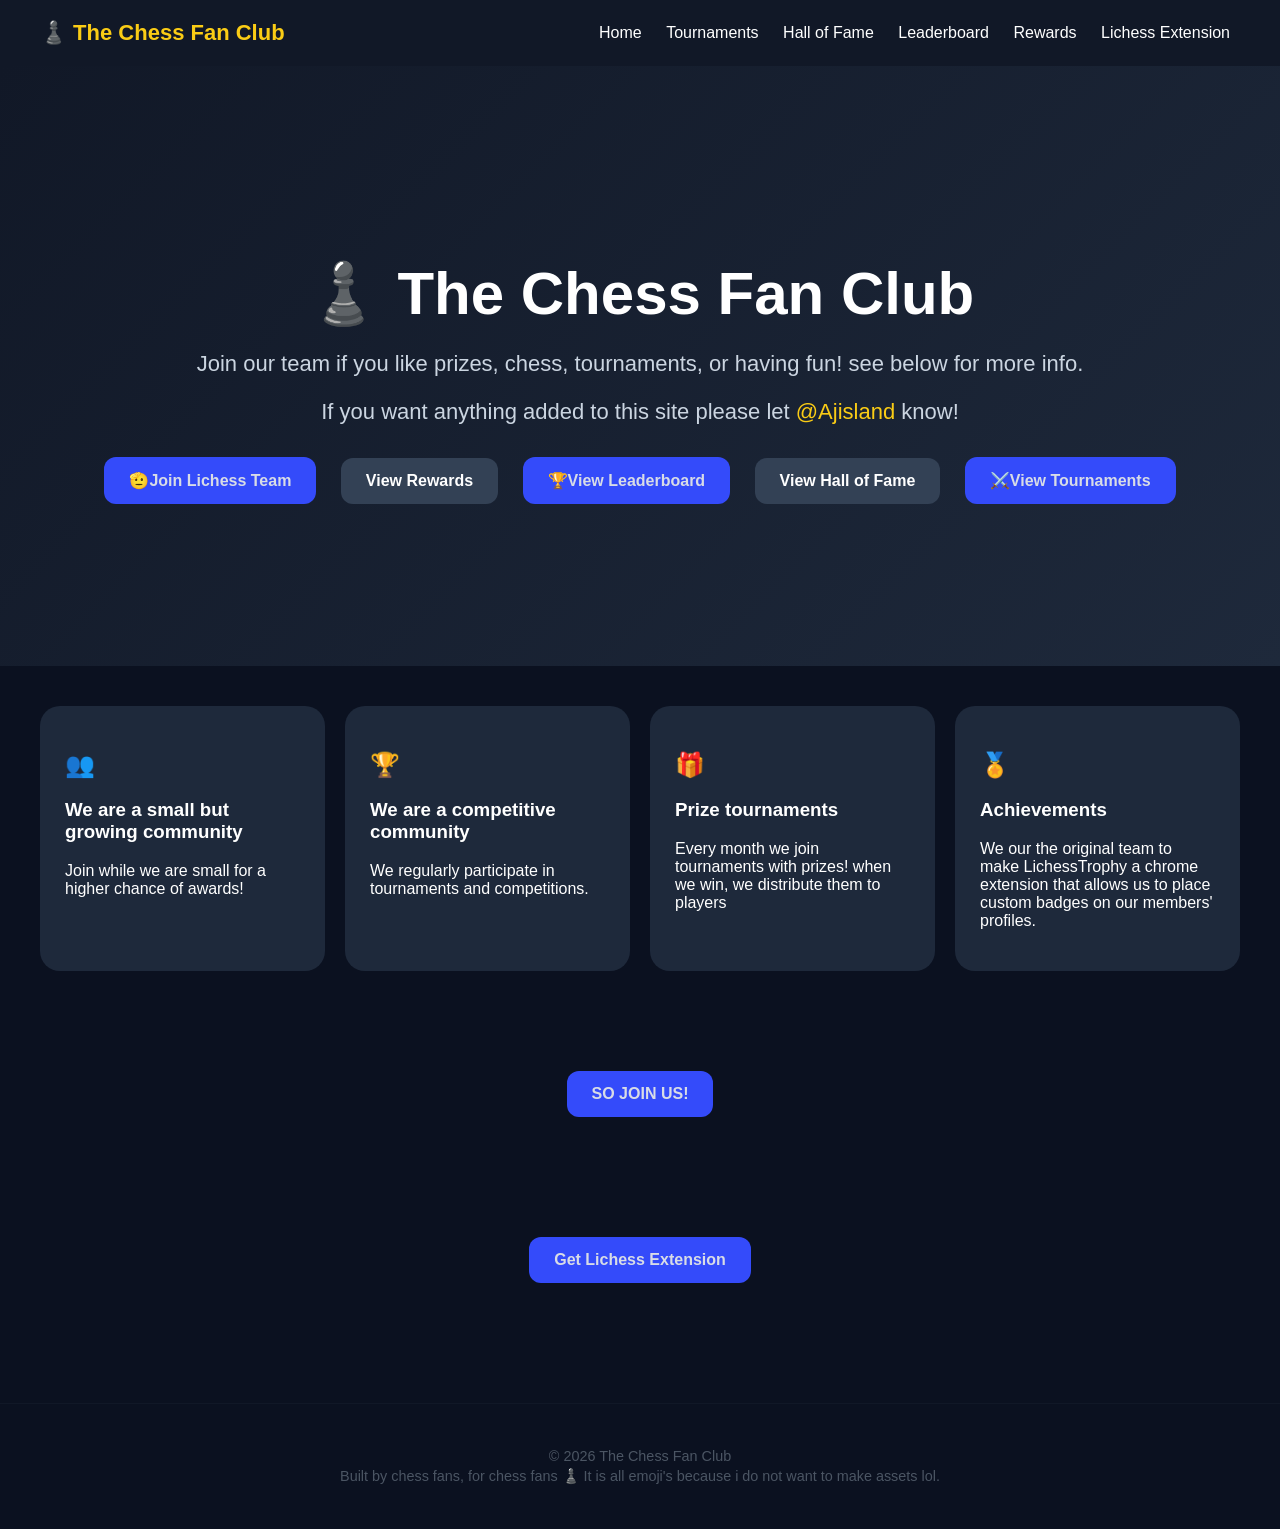
<file: index.html>
<!DOCTYPE html>
<html lang="en">
<head>
  <meta charset="UTF-8">
  <meta name="viewport" content="width=device-width, initial-scale=1.0">
  <title>The Chess Fan Club</title>
  <link rel="stylesheet" href="css/style.css">
  <link rel="icon" href="data:image/svg+xml,<svg xmlns=%22http://www.w3.org/2000/svg%22 viewBox=%220 0 100 100%22><text y=%22.9em%22 font-size=%2290%22>⚔️</text></svg>">

    <meta http-equiv="Cache-Control" content="no-store, no-cache, must-revalidate, max-age=0">
  <meta http-equiv="Pragma" content="no-cache">
  <meta http-equiv="Expires" content="0">

  <script>
    window.addEventListener("pageshow", function (event) {
      if (event.persisted) {
        window.location.reload();
      }
    });
  </script>

</head>
<body>
  <site-nav></site-nav>

  <header class="hero">
    <div class="hero-content">
      <h1>♟️ The Chess Fan Club</h1>
      <p>Join our team if you like prizes, chess, tournaments, or having fun! see below for more info.</p>
      <p>If you want anything added to this site please let <a href="https://lichess.org/@/Ajisland" style="color: #facc15; text-decoration: none;">@Ajisland</a> know!</p>
      <div class="buttons">
        <a class="button" href="https://lichess.org/team/the-chess-fan-club">🫡Join Lichess Team</a>
        <a class="button secondary" href="rewards.html">View Rewards</a>
        <a class="button" href="leaderboard.html">🏆View Leaderboard</a>
        <a class="button secondary" href="hall-of-fame.html">View Hall of Fame</a>
        <a class="button"  href="tournaments.html">⚔️View Tournaments</a>
         
      </div>
    </div>
  </header>

  <section class="stats">
    <div class="stat-card">
      <h2>👥</h2>
      <h3>We are a small but growing community</h3>
      <p>Join while we are small for a higher chance of awards!</p>
    </div>
    <div class="stat-card">
      <h2>🏆</h2>
      <h3>We are a competitive community</h3>
      <p>We regularly participate in tournaments and competitions.</p>
    </div>
    <div class="stat-card">
      <h2>🎁</h2>
      <h3>Prize tournaments</h3>
      <p>Every month we join tournaments with prizes! when we win, we distribute them to players</p>
    </div>
    <div class="stat-card">
      <h2>🏅</h2>
      <h3>Achievements</h3>
      <p>We our the original team to make LichessTrophy a chrome extension that allows us to place custom badges on our members' profiles.</p>
    </div>
  </section>



  <section class="section" style="text-align: center;">
    <a class="button" href="https://lichess.org/team/the-chess-fan-club">SO JOIN US!</a>
  </section>

  <section class="section" style="text-align: center;">
    <a class="button" href="LichessExtension.html">Get Lichess Extension</a>
  </section>

  <footer>
    <p>© 2026 The Chess Fan Club</p>
    <p>Built by chess fans, for chess fans ♟️    It is all emoji's because i do not want to make assets lol.</p>
  </footer>

  <script src="js/script.js"></script>
</body>
</html>
</file>
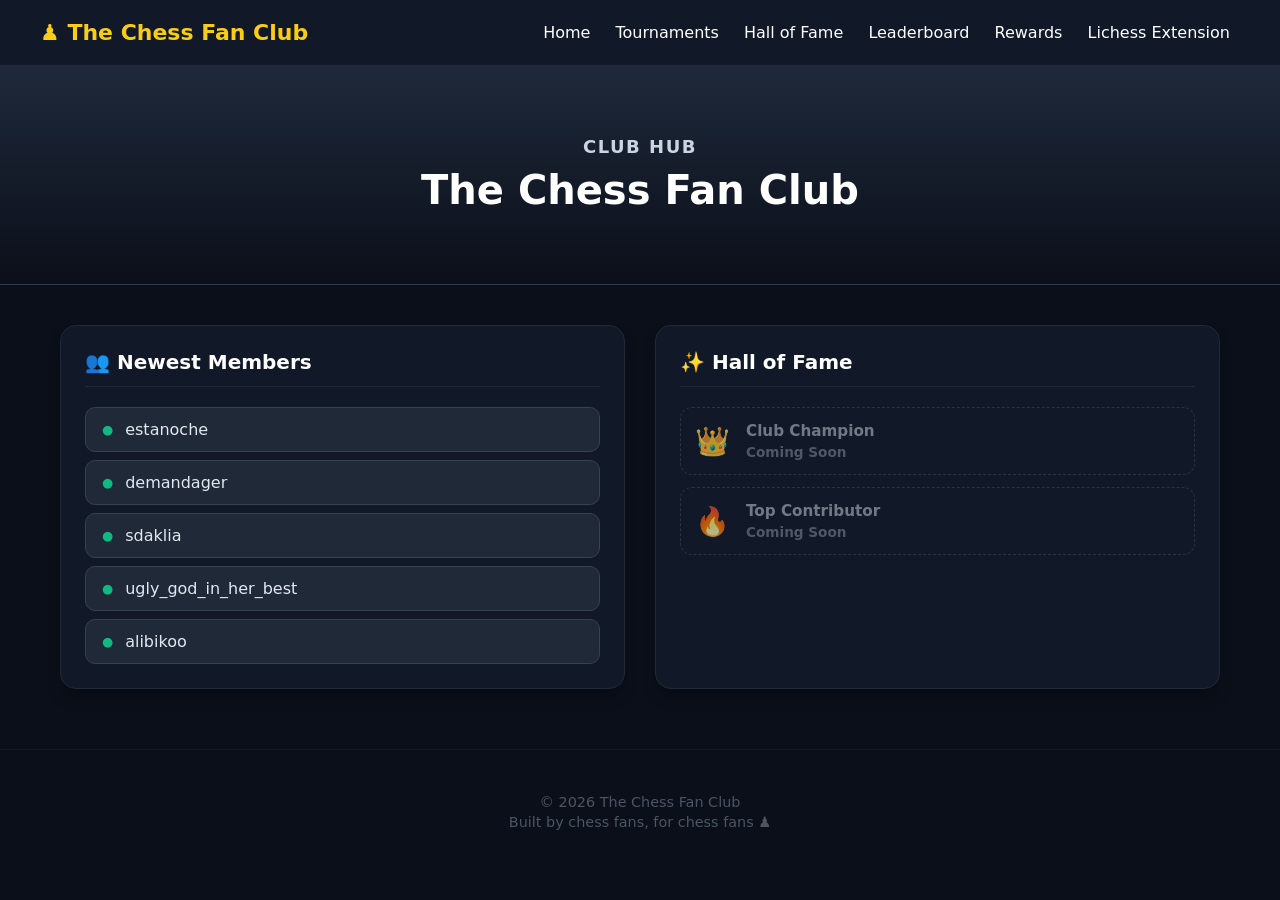
<file: hall-of-fame.html>
<!DOCTYPE html>
<html lang="en">
<head>
  <meta charset="UTF-8">
  <meta name="viewport" content="width=device-width, initial-scale=1.0">
  <title>The Chess Fan Club - Dashboard</title>
  <!-- Link to your separate dark mode stylesheet -->
  <link rel="stylesheet" href="css/style.css">
  <link rel="icon" href="data:image/svg+xml,<svg xmlns=%22http://www.w3.org/2000/svg%22 viewBox=%220 0 100 100%22><text y=%22.9em%22 font-size=%2290%22>⚔️</text></svg>">

    <meta http-equiv="Cache-Control" content="no-store, no-cache, must-revalidate, max-age=0">
  <meta http-equiv="Pragma" content="no-cache">
  <meta http-equiv="Expires" content="0">

  <script>
    window.addEventListener("pageshow", function (event) {
      if (event.persisted) {
        window.location.reload();
      }
    });
  </script>
  
</head>
<body class="dark-theme">
  <!-- Reusable navigation element loaded from site-nav.js -->
  <site-nav></site-nav>

  <header class="page-header">
    <div class="page-header-content">
      <p class="eyebrow">Club Hub</p>
      <h1>The Chess Fan Club</h1>
    </div>
  </header>

  <!-- Optimized Precise Dashboard Layout Container -->
  <main class="dashboard-grid">
    
    <!-- Left Section: Recent Joiners Roster -->
    <section class="dashboard-section joiners-section">
      <h2>👥 Newest Members</h2>
      <div id="joiners-list" class="joiners-list">
        <div class="loading-state">Loading roster...</div>
      </div>
    </section>

    <!-- Right Section: Hall of Fame Section (Reserved Placeholder) -->
    <section class="dashboard-section hall-of-fame-section">
      <h2>✨ Hall of Fame</h2>
      <div class="fame-container">
        <div class="fame-placeholder-card">
          <span class="fame-medal">👑</span>
          <div class="fame-meta">
            <h4>Club Champion</h4>
            <p>Coming Soon</p>
          </div>
        </div>
        <div class="fame-placeholder-card">
          <span class="fame-medal">🔥</span>
          <div class="fame-meta">
            <h4>Top Contributor</h4>
            <p>Coming Soon</p>
          </div>
        </div>
      </div>
    </section>

  </main>

  <footer>
    <p>© 2026 The Chess Fan Club</p>
    <p>Built by chess fans, for chess fans ♟️</p>
  </footer>

  <!-- Include your separate scripts at the bottom -->
  <script src="js/sync/SyncHallOfFame.js"></script>
  <script src="js/script.js"></script>
</body>
</html>
</file>
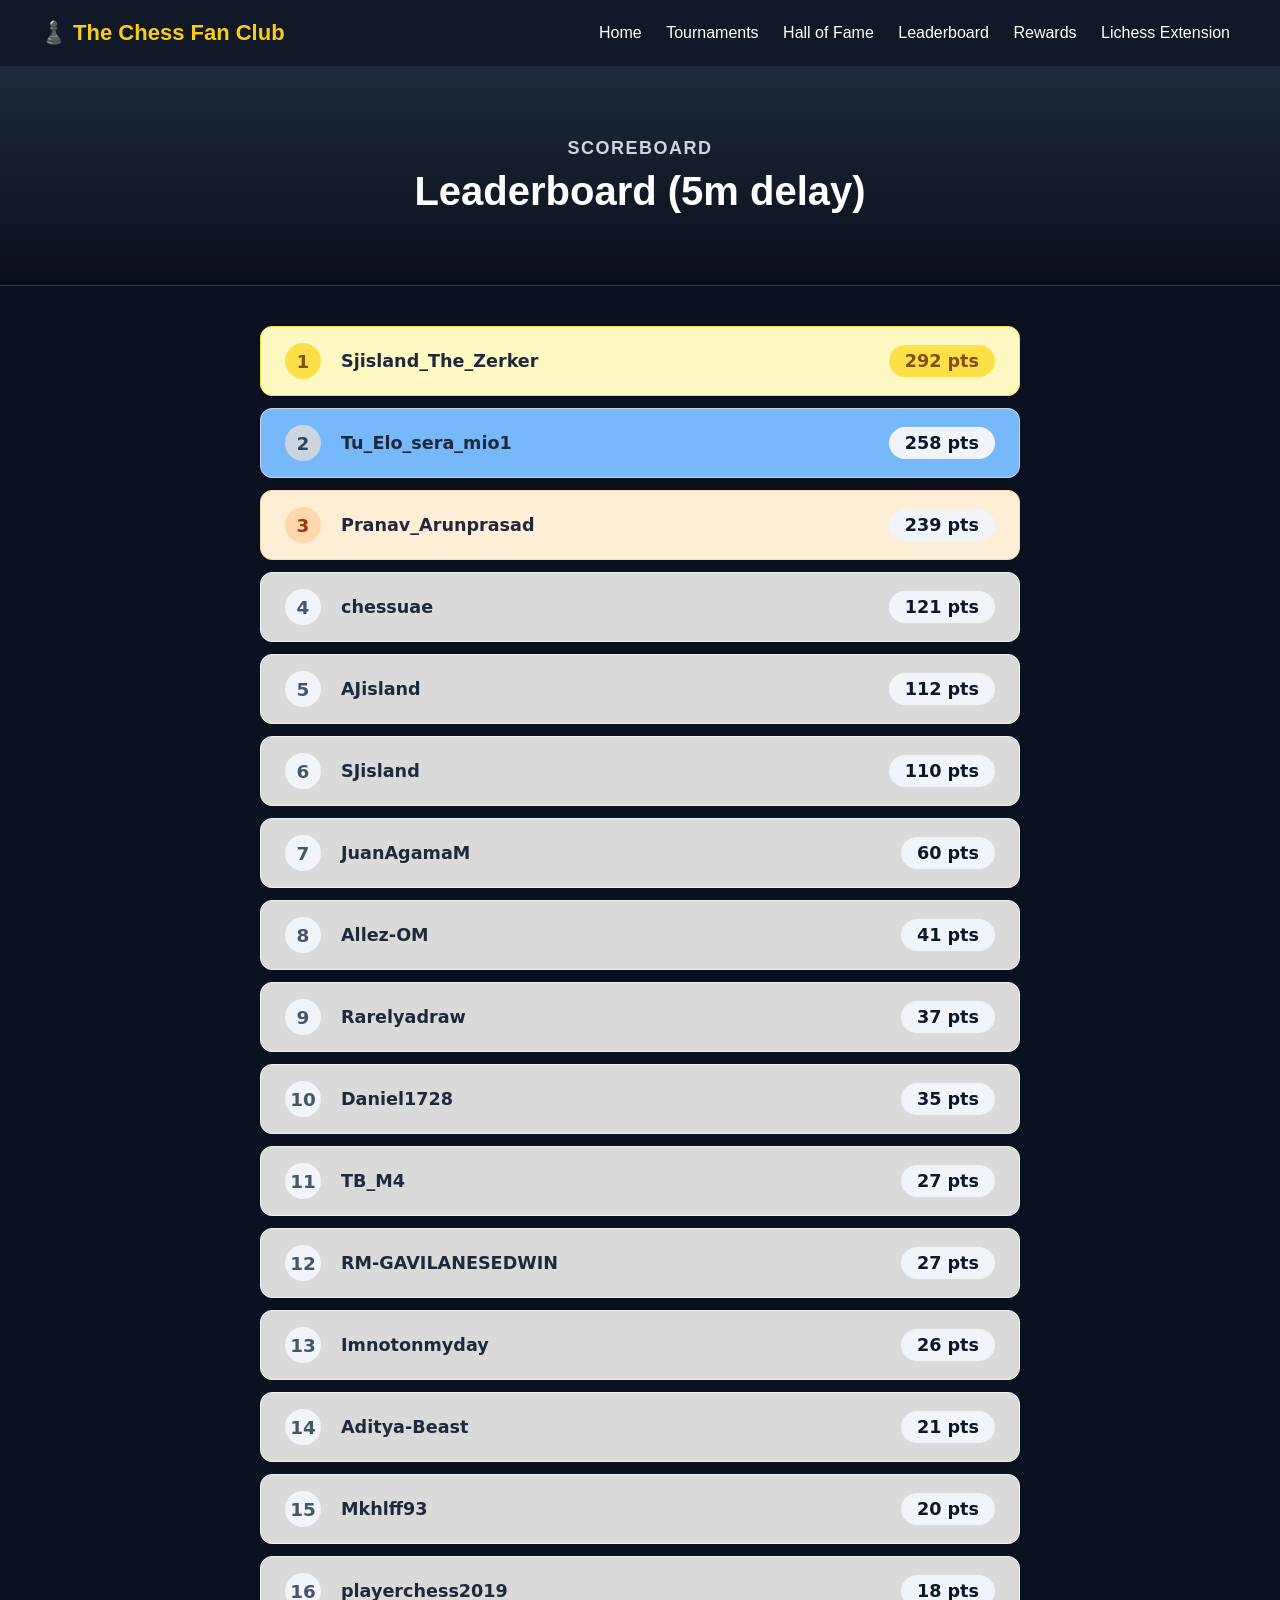
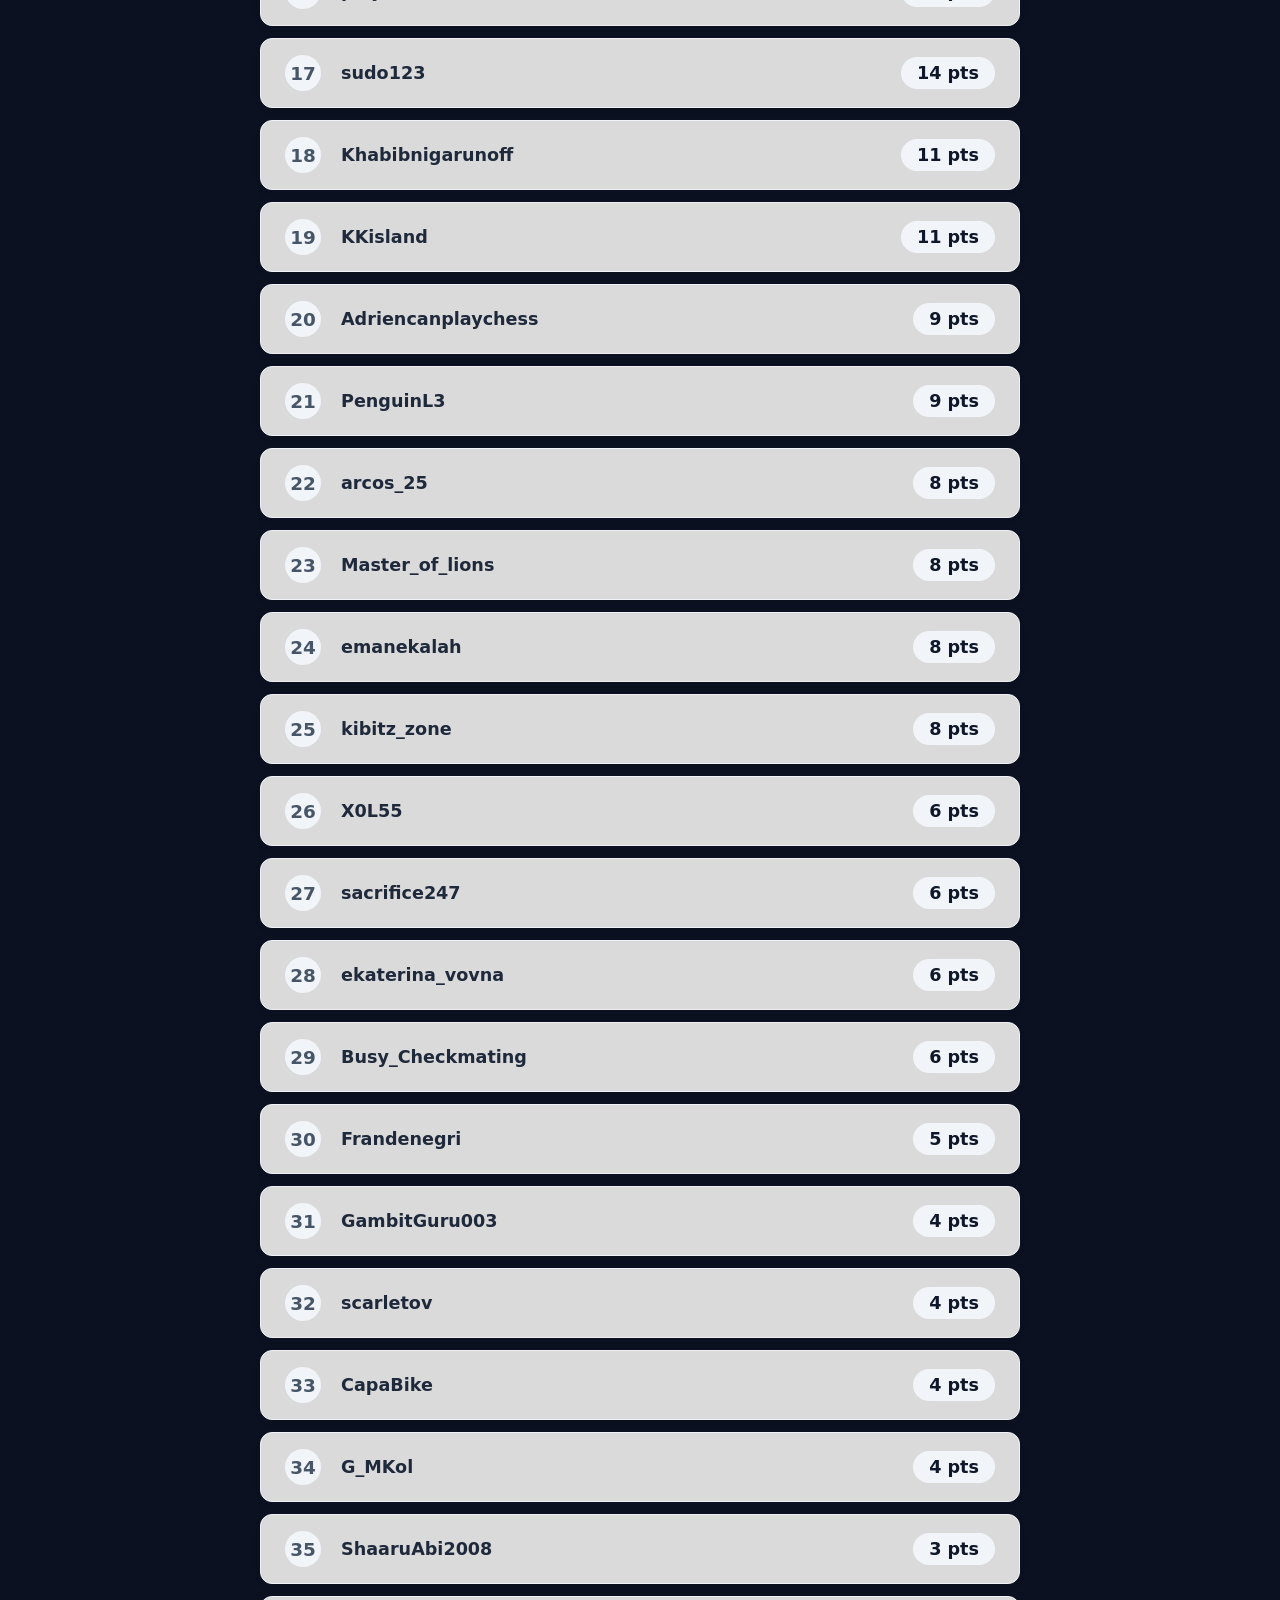
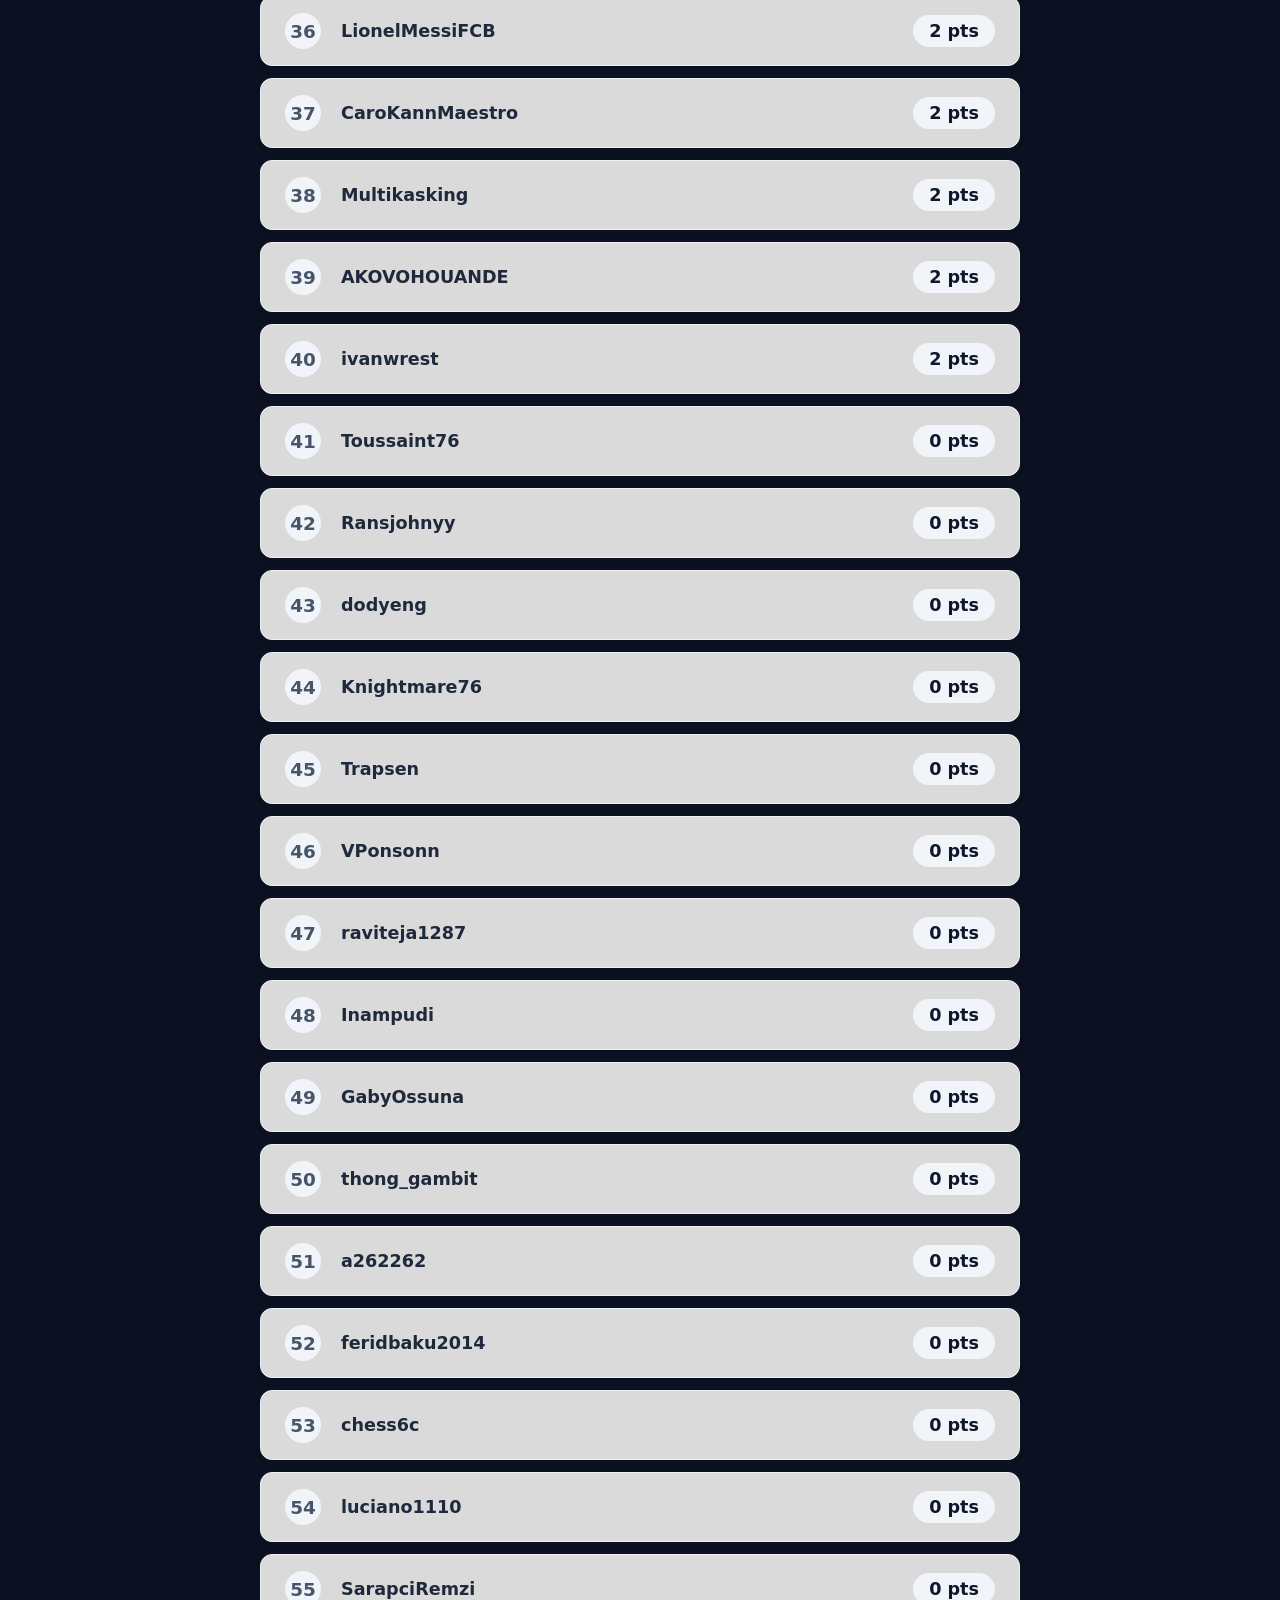
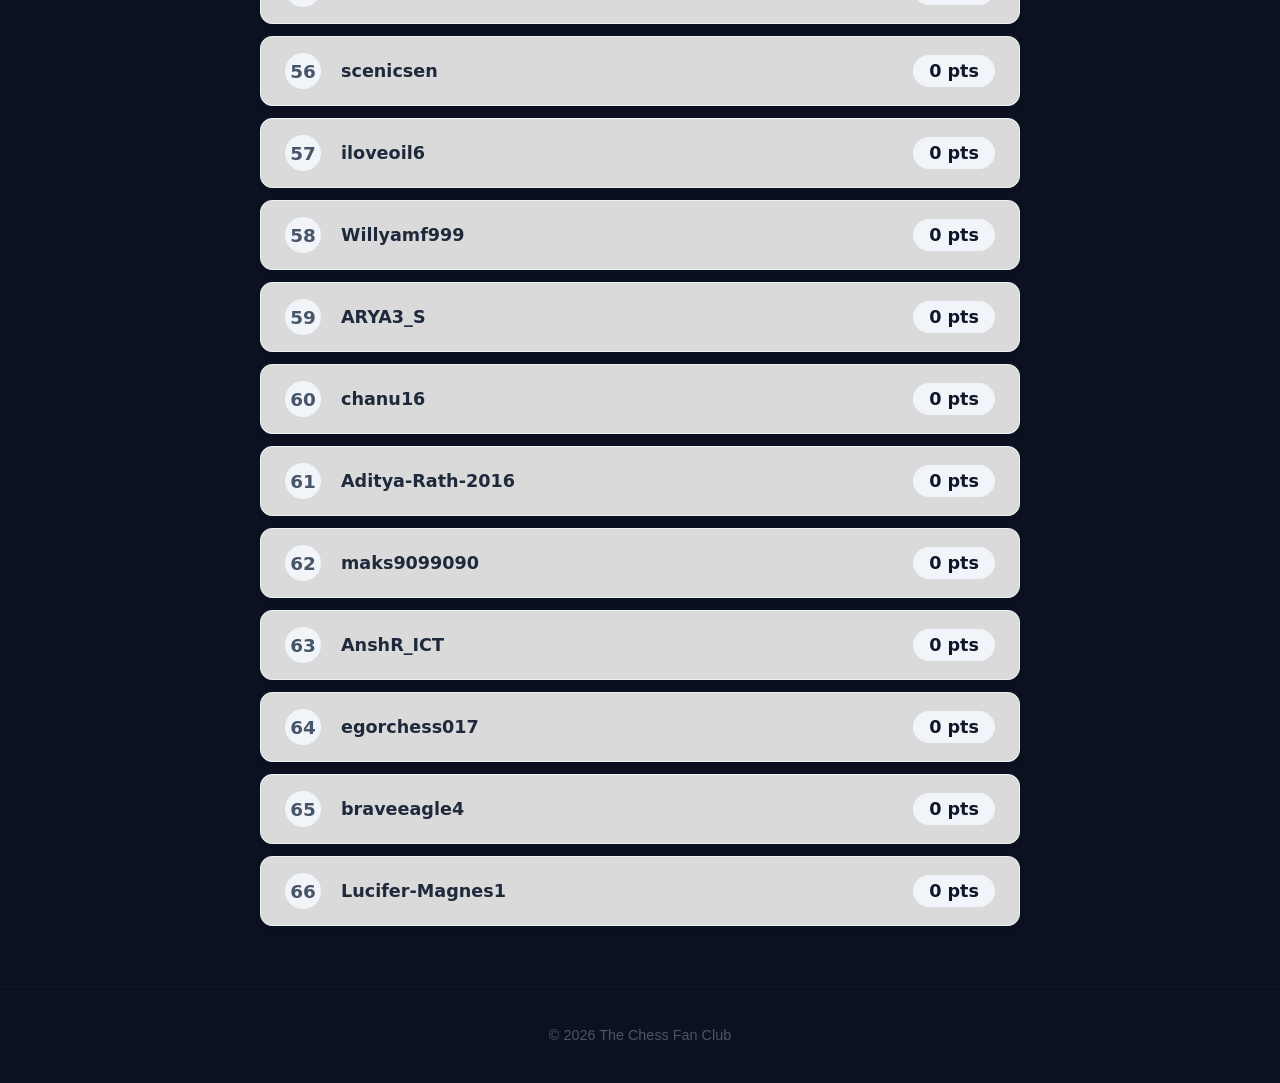
<file: leaderboard.html>
<!DOCTYPE html>
<html lang="en">
<head>
  <meta charset="UTF-8">
  <meta name="viewport" content="width=device-width, initial-scale=1.0">
  <title>Leaderboard</title>
  <link rel="stylesheet" href="css/style.css">
  <link rel="icon" href="data:image/svg+xml,<svg xmlns=%22http://www.w3.org/2000/svg%22 viewBox=%220 0 100 100%22><text y=%22.9em%22 font-size=%2290%22>⚔️</text></svg>">

    <meta http-equiv="Cache-Control" content="no-store, no-cache, must-revalidate, max-age=0">
  <meta http-equiv="Pragma" content="no-cache">
  <meta http-equiv="Expires" content="0">

  <script>
    window.addEventListener("pageshow", function (event) {
      if (event.persisted) {
        window.location.reload();
      }
    });
  </script>

  
</head>
<body>
  <site-nav></site-nav>


  <header class="page-header">
    <div class="page-header-content">
      <p class="eyebrow">Scoreboard</p>
      <h1>Leaderboard (5m delay)</h1>
    </div>
  </header>

  <!-- Main Container for Leaderboard Tiles -->
  <main class="leaderboard-container">
    <div id="leaderboard-tiles" class="leaderboard-tiles">
      <div class="loading-state">Loading tournament scores...</div>
    </div>
  </main>

  <footer>© 2026 The Chess Fan Club</footer>

  <script src="js/script.js"></script>
  <script src="js/sync/SyncLeaderboard.js"></script>

</body>
</html>
</file>
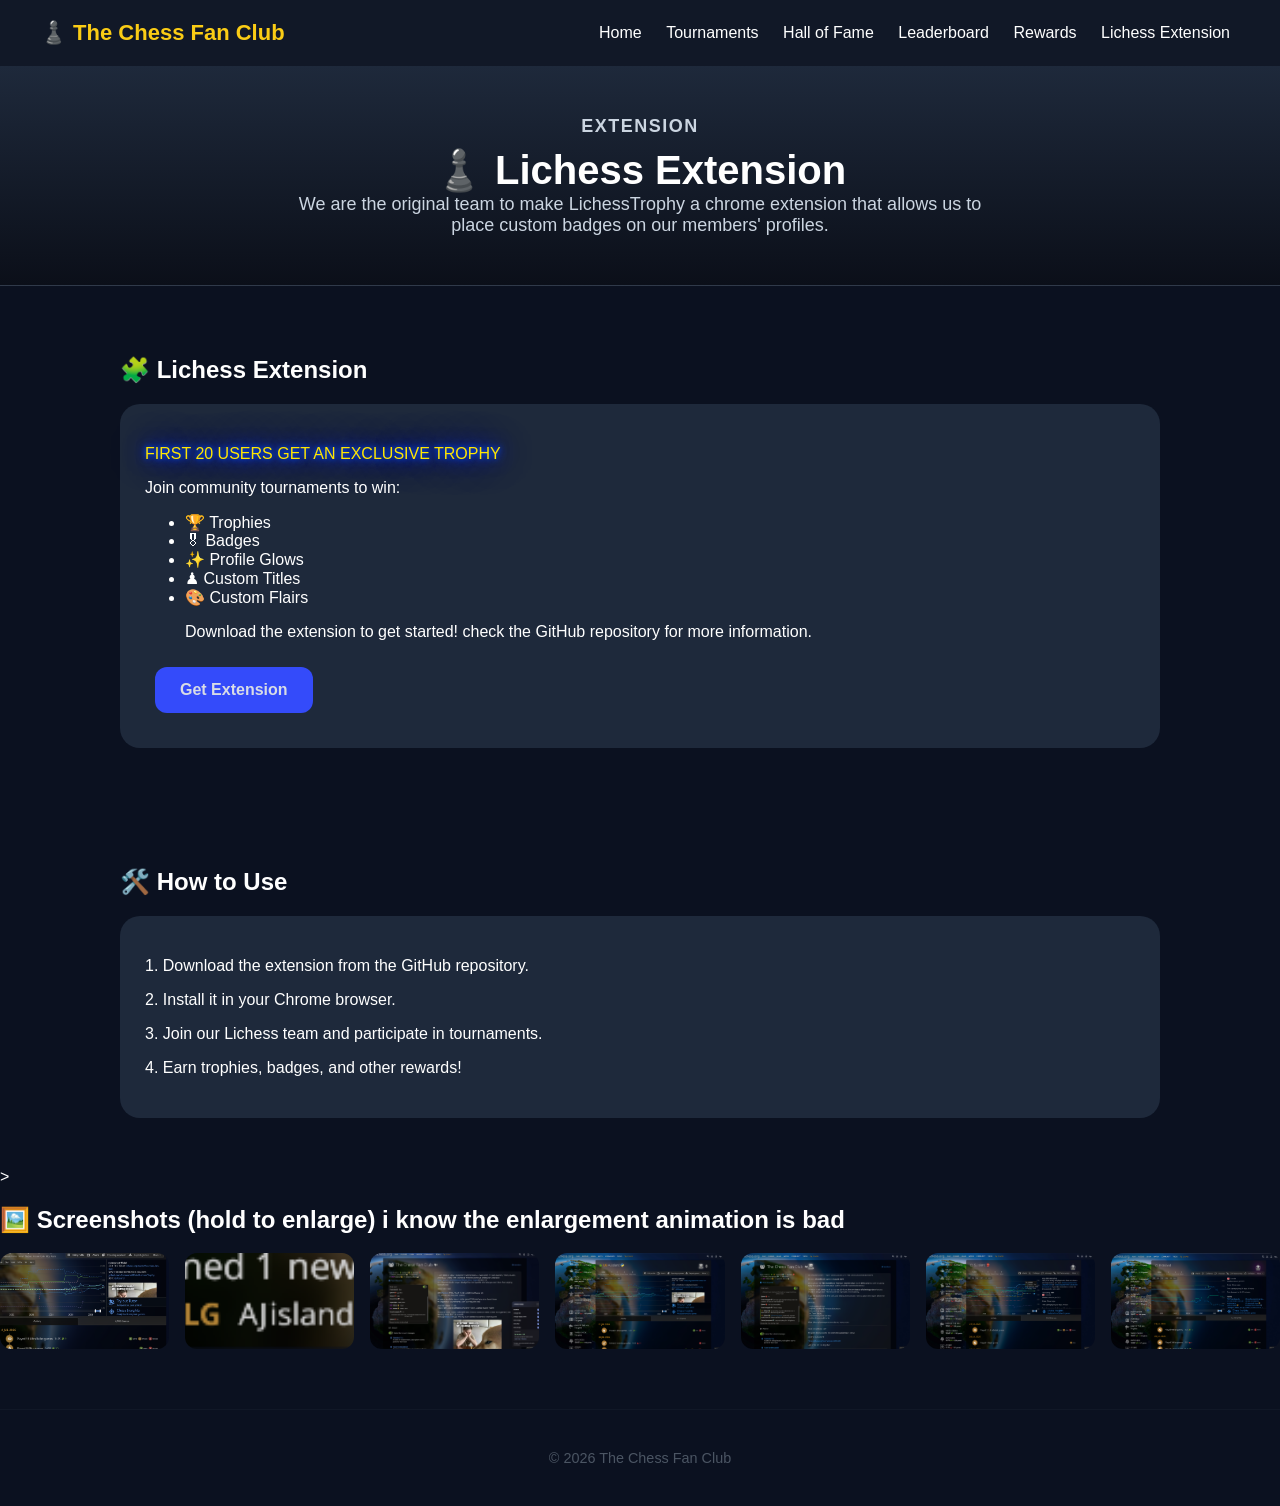
<file: lichess-extension.html>
<!DOCTYPE html>
<html lang="en">
<head>
  <meta charset="UTF-8">
  <meta name="viewport" content="width=device-width, initial-scale=1.0">
  <title>Lichess Extension</title>
  <link rel="stylesheet" href="css/style.css">
  <link rel="icon" href="data:image/svg+xml,<svg xmlns=%22http://www.w3.org/2000/svg%22 viewBox=%220 0 100 100%22><text y=%22.9em%22 font-size=%2290%22>⚔️</text></svg>">

    <meta http-equiv="Cache-Control" content="no-store, no-cache, must-revalidate, max-age=0">
  <meta http-equiv="Pragma" content="no-cache">
  <meta http-equiv="Expires" content="0">

  <script>
    window.addEventListener("pageshow", function (event) {
      if (event.persisted) {
        window.location.reload();
      }
    });
  </script>

  
</head>
<body>
  <site-nav></site-nav>

    <header class="page-header">
        <div class="page-header-content">
        <p class="eyebrow">Extension</p>
        <h1>♟️ Lichess Extension</h1>
        <p>We are the original team to make LichessTrophy a chrome extension that allows us to place custom badges on our members' profiles.</p>
        </div>
    </header>

    <section class="section">
    <h2>🧩 Lichess Extension</h2>
    <div class="card">

        <p style="color: #ffe600; text-shadow: 0 0 5px #0048ff, 0 0 10px #0048ff, 0 0 20px #002aff, 0 0 40px #000dff;">FIRST 20 USERS GET AN EXCLUSIVE TROPHY</p>

      <p>Join community tournaments to win:</p>
      <ul>
        <li>🏆 Trophies</li>
        <li>🎖 Badges</li>
        <li>✨ Profile Glows</li>
        <li>♟ Custom Titles</li>
        <li>🎨 Custom Flairs</li>
        
        <p>Download the extension to get started! check the GitHub repository for more information.</p>

      </ul>
      <a class="button" href="https://github.com/SomeoneOfficial/LichessTrophy">Get Extension</a>
    </div>
  </section>

  <section class="section">
    <h2>🛠️ How to Use</h2>
    <div class="card">
      <p>1. Download the extension from the GitHub repository.</p>
      <p>2. Install it in your Chrome browser.</p>
      <p>3. Join our Lichess team and participate in tournaments.</p>
      <p>4. Earn trophies, badges, and other rewards!</p>
    </div>
    </section>


>
        <h2>🖼️ Screenshots (hold to enlarge) i know the enlargement animation is bad</h2>
        <div class="images">
            <img src="Assets\LichessExtension\1.png" alt="Screenshot 1">
            <img src="Assets\LichessExtension\2.png" alt="Screenshot 2">
            <img src="Assets\LichessExtension\3.png" alt="Screenshot 3">
            <img src="Assets\LichessExtension\4.png" alt="Screenshot 4">
            <img src="Assets\LichessExtension\5.png" alt="Screenshot 5">
            <img src="Assets\LichessExtension\6.png" alt="Screenshot 6">
            <img src="Assets\LichessExtension\7.png" alt="Screenshot 7">
        </div>



  <footer>© 2026 The Chess Fan Club</footer>

  <script src="js/script.js"></script>
</body>
</html>
</file>
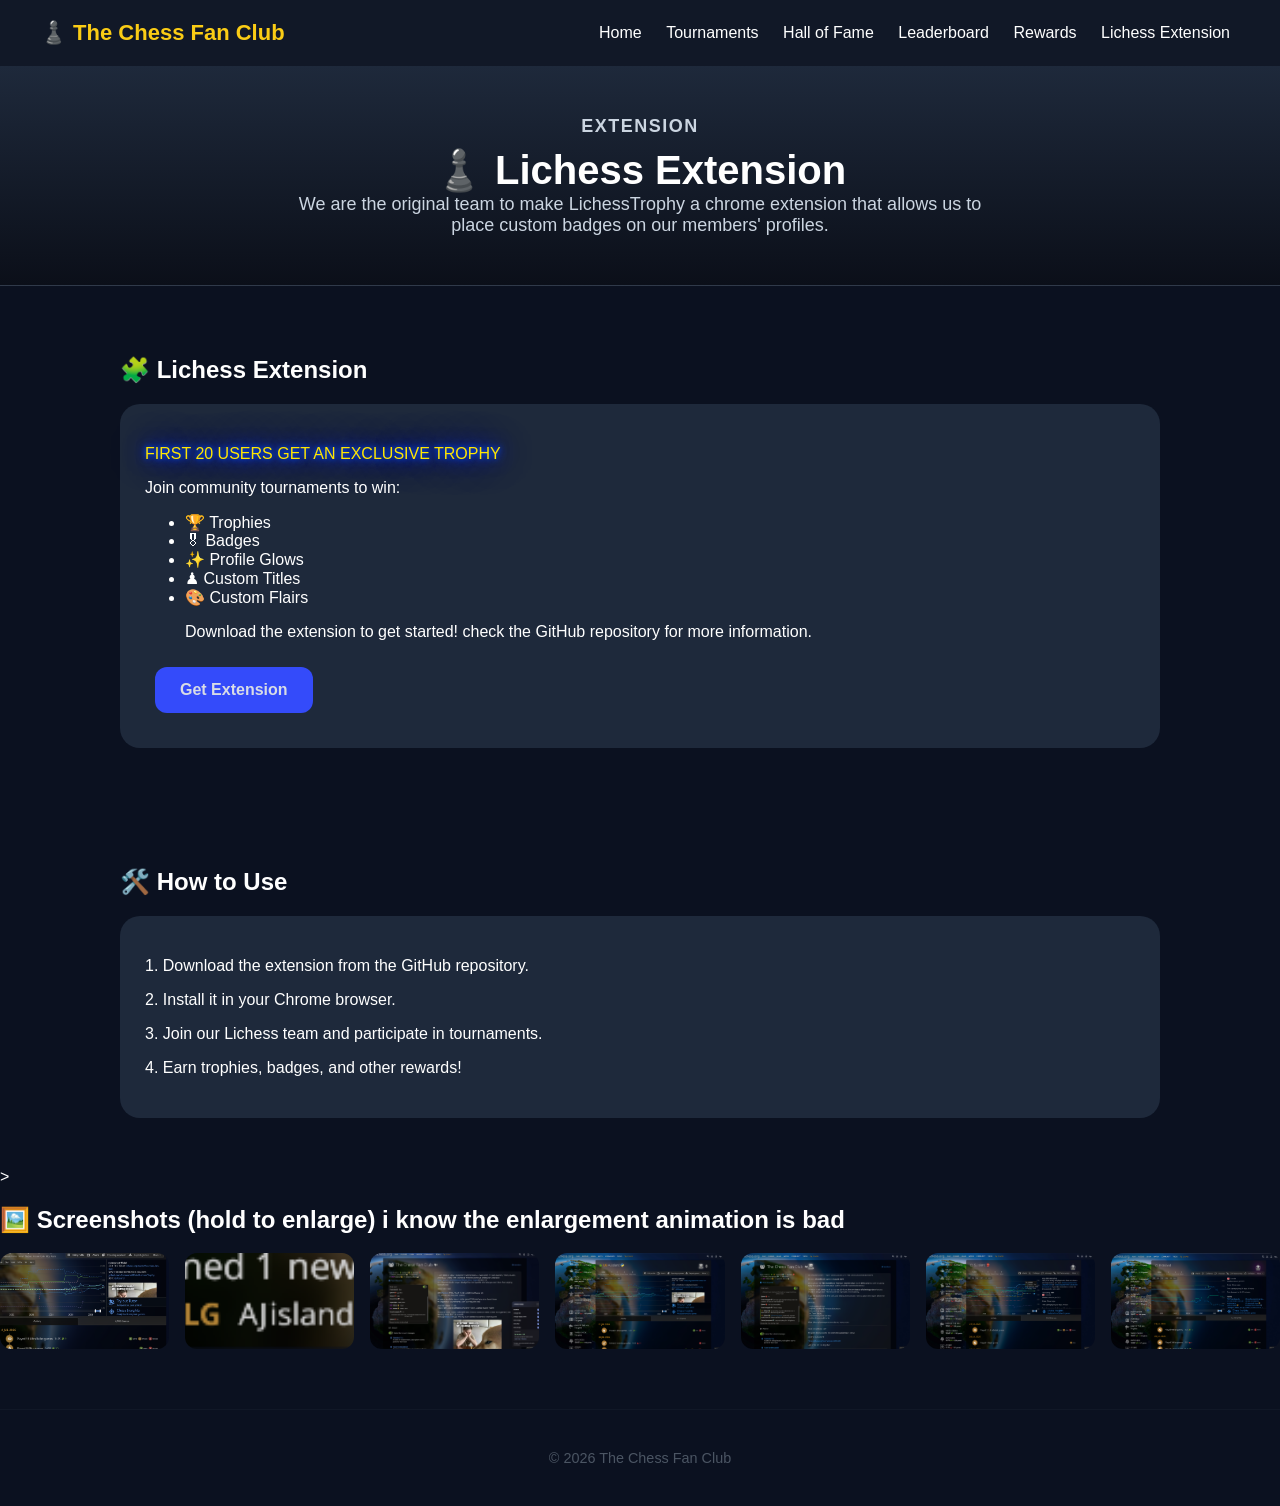
<file: LichessExtension.html>
<!DOCTYPE html>
<html lang="en">
<head>
  <meta charset="UTF-8">
  <meta name="viewport" content="width=device-width, initial-scale=1.0">
  <title>Lichess Extension</title>
  <link rel="stylesheet" href="css/style.css">
  <link rel="icon" href="data:image/svg+xml,<svg xmlns=%22http://www.w3.org/2000/svg%22 viewBox=%220 0 100 100%22><text y=%22.9em%22 font-size=%2290%22>⚔️</text></svg>">
</head>
<body>
  <site-nav></site-nav>

    <header class="page-header">
        <div class="page-header-content">
        <p class="eyebrow">Extension</p>
        <h1>♟️ Lichess Extension</h1>
        <p>We are the original team to make LichessTrophy a chrome extension that allows us to place custom badges on our members' profiles.</p>
        </div>
    </header>

    <section class="section">
    <h2>🧩 Lichess Extension</h2>
    <div class="card">

        <p style="color: #ffe600; text-shadow: 0 0 5px #0048ff, 0 0 10px #0048ff, 0 0 20px #002aff, 0 0 40px #000dff;">FIRST 20 USERS GET AN EXCLUSIVE TROPHY</p>

      <p>Join community tournaments to win:</p>
      <ul>
        <li>🏆 Trophies</li>
        <li>🎖 Badges</li>
        <li>✨ Profile Glows</li>
        <li>♟ Custom Titles</li>
        <li>🎨 Custom Flairs</li>
        
        <p>Download the extension to get started! check the GitHub repository for more information.</p>

      </ul>
      <a class="button" href="https://github.com/SomeoneOfficial/LichessTrophy">Get Extension</a>
    </div>
  </section>

  <section class="section">
    <h2>🛠️ How to Use</h2>
    <div class="card">
      <p>1. Download the extension from the GitHub repository.</p>
      <p>2. Install it in your Chrome browser.</p>
      <p>3. Join our Lichess team and participate in tournaments.</p>
      <p>4. Earn trophies, badges, and other rewards!</p>
    </div>
    </section>


>
        <h2>🖼️ Screenshots (hold to enlarge) i know the enlargement animation is bad</h2>
        <div class="images">
            <img src="Assets\LichessExtension\1.png" alt="Screenshot 1">
            <img src="Assets\LichessExtension\2.png" alt="Screenshot 2">
            <img src="Assets\LichessExtension\3.png" alt="Screenshot 3">
            <img src="Assets\LichessExtension\4.png" alt="Screenshot 4">
            <img src="Assets\LichessExtension\5.png" alt="Screenshot 5">
            <img src="Assets\LichessExtension\6.png" alt="Screenshot 6">
            <img src="Assets\LichessExtension\7.png" alt="Screenshot 7">
        </div>



  <footer>© 2026 The Chess Fan Club</footer>

  <script src="js/script.js"></script>
</body>
</html>
</file>
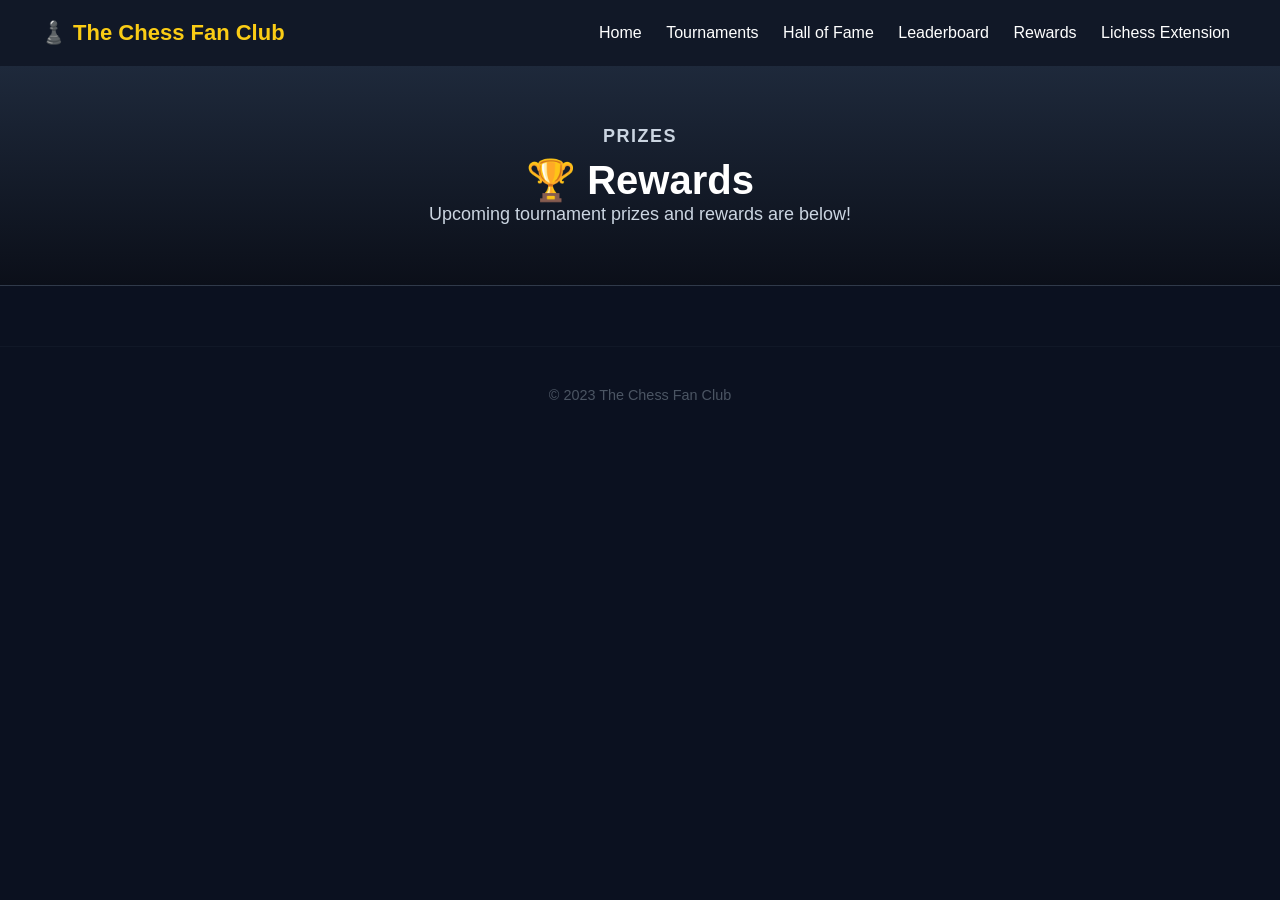
<file: rewards.html>
<!DOCTYPE html>
<html lang="en">
<head>
  <meta charset="UTF-8">
  <meta name="viewport" content="width=device-width, initial-scale=1.0">
  <title>Rewards</title>
  <link rel="stylesheet" href="css/style.css">
  <link rel="icon" href="data:image/svg+xml,<svg xmlns=%22http://www.w3.org/2000/svg%22 viewBox=%220 0 100 100%22><text y=%22.9em%22 font-size=%2290%22>⚔️</text></svg>">

    <meta http-equiv="Cache-Control" content="no-store, no-cache, must-revalidate, max-age=0">
  <meta http-equiv="Pragma" content="no-cache">
  <meta http-equiv="Expires" content="0">

  <script>
    window.addEventListener("pageshow", function (event) {
      if (event.persisted) {
        window.location.reload();
      }
    });
  </script>

  
</head>
<body>
  <site-nav></site-nav>

  <header class="page-header">
    <div class="page-header-content">
      <p class="eyebrow">Prizes</p>
      <h1>🏆 Rewards</h1>
      <p>Upcoming tournament prizes and rewards are below!</p>
    </div>
  </header>

 

  <footer>© 2023 The Chess Fan Club</footer>

  <script src="js/script.js"></script>
</body>
</html>
</file>
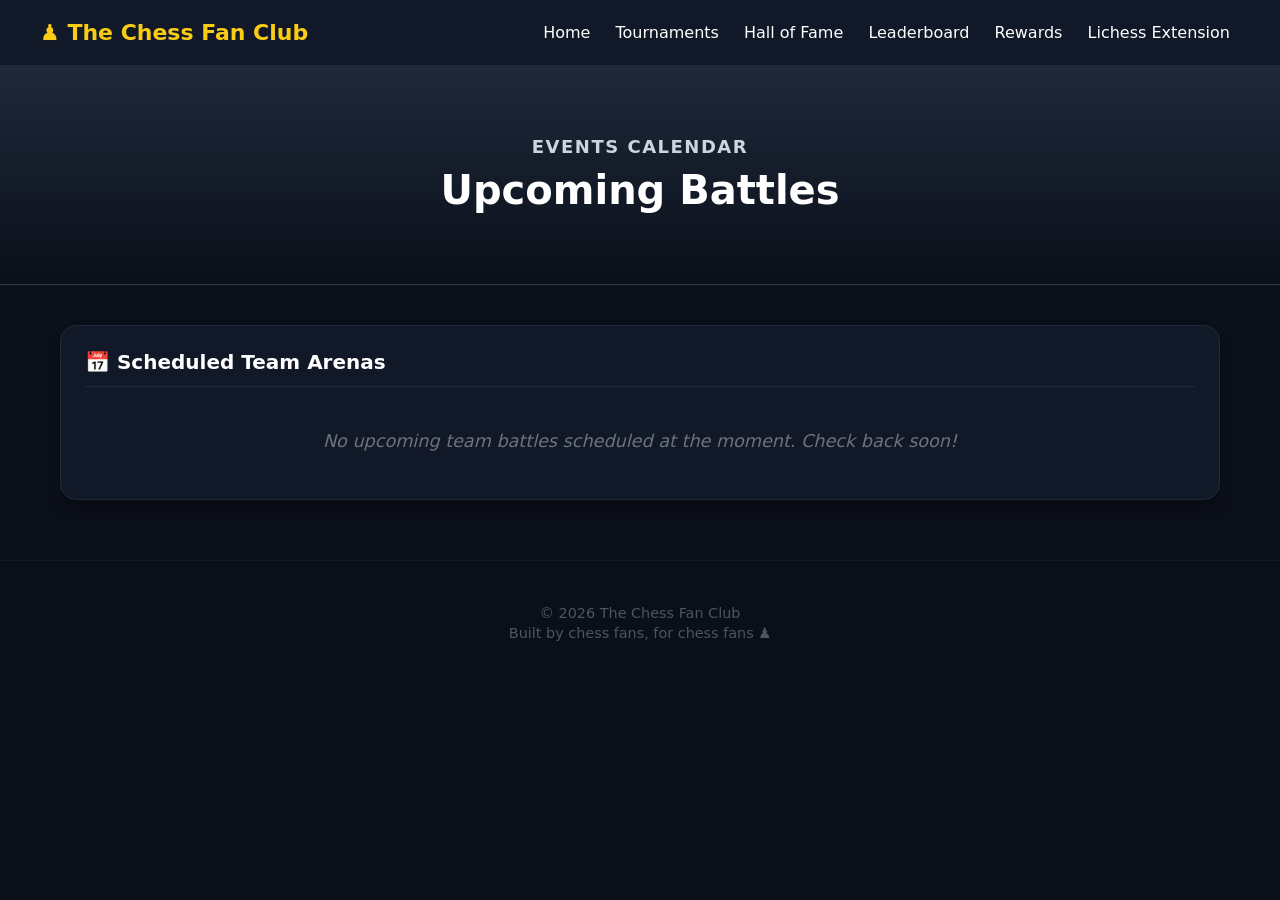
<file: tournaments.html>
<!DOCTYPE html>
<html lang="en">
<head>
  <meta charset="UTF-8">
  <meta name="viewport" content="width=device-width, initial-scale=1.0">
  <title>The Chess Fan Club - Upcoming Battles</title>
  <!-- Link to your existing dark mode stylesheet -->
  <link rel="stylesheet" href="css/style.css">
  <link rel="icon" href="data:image/svg+xml,<svg xmlns=%22http://www.w3.org/2000/svg%22 viewBox=%220 0 100 100%22><text y=%22.9em%22 font-size=%2290%22>⚔️</text></svg>">


    <meta http-equiv="Cache-Control" content="no-store, no-cache, must-revalidate, max-age=0">
  <meta http-equiv="Pragma" content="no-cache">
  <meta http-equiv="Expires" content="0">

  <script>
    window.addEventListener("pageshow", function (event) {
      if (event.persisted) {
        window.location.reload();
      }
    });
  </script>

  
</head>
<body class="dark-theme">
  <!-- Reusable navigation element loaded from site-nav.js -->
  <site-nav></site-nav>

  <header class="page-header">
    <div class="page-header-content">
      <p class="eyebrow">Events Calendar</p>
      <h1>Upcoming Battles</h1>
    </div>
  </header>

  <!-- Centered container layout using existing styles -->
  <main class="dashboard-grid" style="grid-template-columns: 1fr;">
    <section class="dashboard-section upcoming-section">
      <h2>📅 Scheduled Team Arenas</h2>
      <div id="upcoming-list" class="upcoming-list">
        <div class="loading-state">Checking the club calendar...</div>
      </div>
    </section>
  </main>

  <footer>
    <p>© 2026 The Chess Fan Club</p>
    <p>Built by chess fans, for chess fans ♟️</p>
  </footer>

  <!-- Include your separate scripts at the bottom -->
  <script src="js/sync/SyncUpcomingBattles.js"></script>
  <script src="js/script.js"></script>
</body>
</html>
</file>
<file: css/style.css>
*{
  box-sizing:border-box;
}

body{
  margin:0;
  font-family: Arial, Helvetica, sans-serif;
  background:#0b1120;
  color:white;
}

nav{
  display:flex;
  justify-content:space-between;
  align-items:center;
  padding:20px 40px;
  background:#111827;
  position:sticky;
  top:0;
  z-index:10;
}

.logo{
  font-size:22px;
  font-weight:bold;
  color:#facc15;
}

.nav-links a{
  color:white;
  text-decoration:none;
  margin:0 10px;
  transition:.3s;
}

.nav-links a:hover{
  color:#facc15;
}

.hero{
  min-height:600px;
  display:flex;
  align-items:center;
  justify-content:center;
  text-align:center;
  background: linear-gradient(135deg, #111827, #1e293b);
}

.hero h1{
  font-size:60px;
  margin-bottom:20px;
}

.hero p{
  font-size:22px;
  color:#cbd5e1;
}

.page-header{
  min-height:220px;
  display:flex;
  align-items:center;
  justify-content:center;
  text-align:center;
  background: linear-gradient(135deg, #111827, #1e293b);
  padding:40px 20px;
  border-bottom:1px solid rgba(255,255,255,.08);
}

.page-header-content{
  max-width:700px;
  max-height:300px;
}

.eyebrow{
  text-transform:uppercase;
  letter-spacing:.2em;
  color:#facc15;
  font-size:.85rem;
  font-weight:bold;
  margin-bottom:10px;
}

.page-header h1{
  font-size:42px;
  margin:0 0 14px;
}

.page-header p{
  font-size:18px;
  color:#cbd5e1;
  margin:0;
}

.button{
  display:inline-block;
  padding:14px 25px;
  background:#344bfa;
  color:#d8dce6;
  font-weight:bold;
  border-radius:12px;
  text-decoration:none;
  margin:10px;
  transition:.3s;
}

.button:hover{
  transform:translateY(-4px);
}

.secondary{
  background:#334155;
  color:white;
}

.stats{
  display:grid;
  grid-template-columns: repeat(auto-fit, minmax(220px, 1fr));
  gap:20px;
  padding:40px;
}

.stat-card,
.card{
  background:#1e293b;
  padding:25px;
  border-radius:20px;
  transition:.3s;
}

.stat-card:hover,
.card:hover{
  transform:translateY(-8px);
  box-shadow: 0 10px 30px rgba(0,0,0,.4);
}

.section{
  max-width:1100px;
  margin:auto;
  padding:50px 30px;
}

.cards{
  display:grid;
  grid-template-columns: repeat(auto-fit, minmax(250px, 1fr));
  gap:20px;
}

.prize{
  background:#111827;
  padding:20px;
  border-radius:15px;
  margin:20px 0;
  color:#facc15;
}

footer{
  text-align:center;
  padding:40px;
}

.images{
  display:grid;
  grid-template-columns:repeat(auto-fit, minmax(140px, 1fr));
  gap:16px;
}

.images img{
  width:100%;
  aspect-ratio:16 / 9;
  object-fit:cover;
  border-radius:12px;
  cursor:pointer;
  transition:transform .3s ease, box-shadow .3s ease;
}

.images img:hover{
  transform:scale(1.05);
  box-shadow:0 10px 20px rgba(0,0,0,.35);
}

.images img:active{
    transition:none;
    position:fixed;
    top:50%;
    left:50%;
    transform:translate(-50%,-50%);
    width:80vw;
    max-width:1200px;
    max-height:90vh;
    object-fit:contain;
    z-index:9999;
}


/* Container Layout */
.leaderboard-container {
    max-width: 800px;
    margin: 40px auto;
    padding: 0 20px;
    font-family: system-ui, -apple-system, BlinkMacSystemFont, 'Segoe UI', Roboto, sans-serif;
}

.leaderboard-tiles {
    display: flex;
    flex-direction: column;
    gap: 12px;
}

/* Base Tile Styling */
.player-tile {
    display: flex;
    align-items: center;
    justify-content: space-between;
    background-color: #dbdada;
    padding: 16px 24px;
    border-radius: 12px;
    box-shadow: 0 4px 6px rgba(0, 0, 0, 0.05);
    border: 1px solid #eef2f6;
    transition: transform 0.2s ease, box-shadow 0.2s ease;
}

.player-tile:hover {
    transform: translateY(-2px);
    box-shadow: 0 6px 12px rgba(0, 0, 0, 0.08);
}

/* Left Section: Rank and Name */
.player-info {
    display: flex;
    align-items: center;
    gap: 20px;
}

.player-rank {
    font-size: 1.15rem;
    font-weight: 800;
    width: 36px;
    height: 36px;
    display: flex;
    align-items: center;
    justify-content: center;
    border-radius: 50%;
    background-color: #f1f5f9;
    color: #475569;
}

.player-name {
    font-size: 1.1rem;
    font-weight: 600;
    color: #1e293b;
}

/* Right Section: Score Badge */
.player-score {
    font-size: 1.1rem;
    font-weight: 700;
    background-color: #f1f5f9;
    color: #0f172a;
    padding: 6px 16px;
    border-radius: 20px;
}

/* Top 3 Podiums Theme styling */
.rank-1 { background-color: #fef9c3; border-color: #fde047; }
.rank-1 .player-rank { background-color: #fde047; color: #854d0e; }
.rank-1 .player-score { background-color: #fde047; color: #854d0e; }

.rank-2 { background-color: #76b8fa; border-color: #cbd5e1; }
.rank-2 .player-rank { background-color: #cbd5e1; color: #334155; }

.rank-3 { background-color: #ffedd5; border-color: #fed7aa; }
.rank-3 .player-rank { background-color: #fed7aa; color: #9a3412; }

/* Status Text */
.loading-state, .error-state {
    text-align: center;
    padding: 40px;
    color: #64748b;
    font-size: 1.1rem;
}





/*hall of fame*/
/* Core Dark Theme Settings */
body.dark-theme {
    background-color: #0b0f19; /* Deep midnight blue */
    color: #f1f5f9;
    margin: 0;
    font-family: system-ui, -apple-system, sans-serif;
}

/* Page Header Customizations */
.page-header {
    background: linear-gradient(180deg, #1e293b 0%, #0b0f19 100%);
    padding: 40px 20px;
    text-align: center;
}

.page-header h1 {
    margin: 10px 0 0 0;
    font-size: 2.5rem;
    color: #ffffff;
}

.eyebrow {
    color: #3b82f6;
    font-weight: 700;
    text-transform: uppercase;
    letter-spacing: 1.5px;
    margin: 0;
}

/* Dashboard Structural Grid */
.dashboard-grid {
    display: grid;
    grid-template-columns: 1fr;
    gap: 30px;
    max-width: 1200px;
    margin: 40px auto;
    padding: 0 20px;
}

@media (min-width: 768px) {
    .dashboard-grid {
        grid-template-columns: 1fr 1fr; /* Spreads the two remaining sections evenly across the screen */
    }
}


.sidebar-column {
    display: flex;
    flex-direction: column;
    gap: 30px;
}

/* Card Section Boxes */
.dashboard-section {
    background: #111827; /* Rich dark container */
    padding: 24px;
    border-radius: 16px;
    border: 1px solid #1f2937;
    box-shadow: 0 10px 15px -3px rgba(0, 0, 0, 0.3);
}

.dashboard-section h2 {
    font-size: 1.25rem;
    color: #ffffff;
    margin-top: 0;
    margin-bottom: 20px;
    border-bottom: 1px solid #1f2937;
    padding-bottom: 12px;
}

/* === UPCOMING TOURNAMENTS (DARK MODE) === */
.upcoming-list {
    display: flex;
    flex-direction: column;
    gap: 12px;
}

.match-card {
    display: block;
    text-decoration: none;
    background: #1f2937;
    padding: 16px;
    border-radius: 12px;
    border-left: 4px solid #3b82f6; /* Electric blue badge strip */
    transition: transform 0.2s, background-color 0.2s;
}

.match-card:hover {
    background: #2563eb; /* Active state glow */
    transform: translateY(-2px);
}

.match-card:hover .match-name {
    color: #ffffff;
}

.match-card:hover .match-meta {
    color: #e2e8f0;
}

.match-name {
    font-weight: 700;
    color: #60a5fa;
    margin-bottom: 6px;
    font-size: 1.1rem;
}

.match-meta {
    font-size: 0.85rem;
    color: #9ca3af;
}

/* === RECENT JOINERS (DARK MODE) === */
.joiners-list {
    display: flex;
    flex-direction: column;
    gap: 8px;
}

.joiner-tag {
    display: flex;
    align-items: center;
    gap: 12px;
    background: #1f2937;
    padding: 12px 16px;
    border-radius: 10px;
    font-weight: 500;
    color: #e2e8f0;
    border: 1px solid #374151;
}

.joiner-icon {
    color: #10b981; /* High-contrast green online dot */
    font-size: 0.8rem;
}

/* Removes default link styling from the user cards */
.joiner-link {
    text-decoration: none;
    display: block;
    color: inherit;
}

/* Optional: Slight color shift on hover to make it feel clickable */
.joiner-link:hover .joiner-tag {
    background-color: #242f42;
    border-color: #4b5563;
    cursor: pointer;
}


/* === HALL OF FAME PLACEHOLDER STYLING === */
.fame-container {
    display: flex;
    flex-direction: column;
    gap: 12px;
}

.fame-placeholder-card {
    display: flex;
    align-items: center;
    gap: 16px;
    background: #111827;
    padding: 14px;
    border-radius: 12px;
    border: 1px dashed #374151; /* Dashed style points out coming soon items */
    opacity: 0.7;
}

.fame-medal {
    font-size: 1.75rem;
}

.fame-meta h4 {
    margin: 0;
    font-size: 0.95rem;
    color: #9ca3af;
}

.fame-meta p {
    margin: 4px 0 0 0;
    font-size: 0.85rem;
    color: #6b7280;
    font-weight: 600;
}

/* Footer & Global Classes */
footer {
    text-align: center;
    padding: 40px 20px;
    color: #4b5563;
    font-size: 0.9rem;
    border-top: 1px solid #111827;
    margin-top: 60px;
}

footer p {
    margin: 4px 0;
}

.loading-state {
    text-align: center;
    padding: 24px;
    color: #6b7280;
    font-style: italic;
}
</file>
